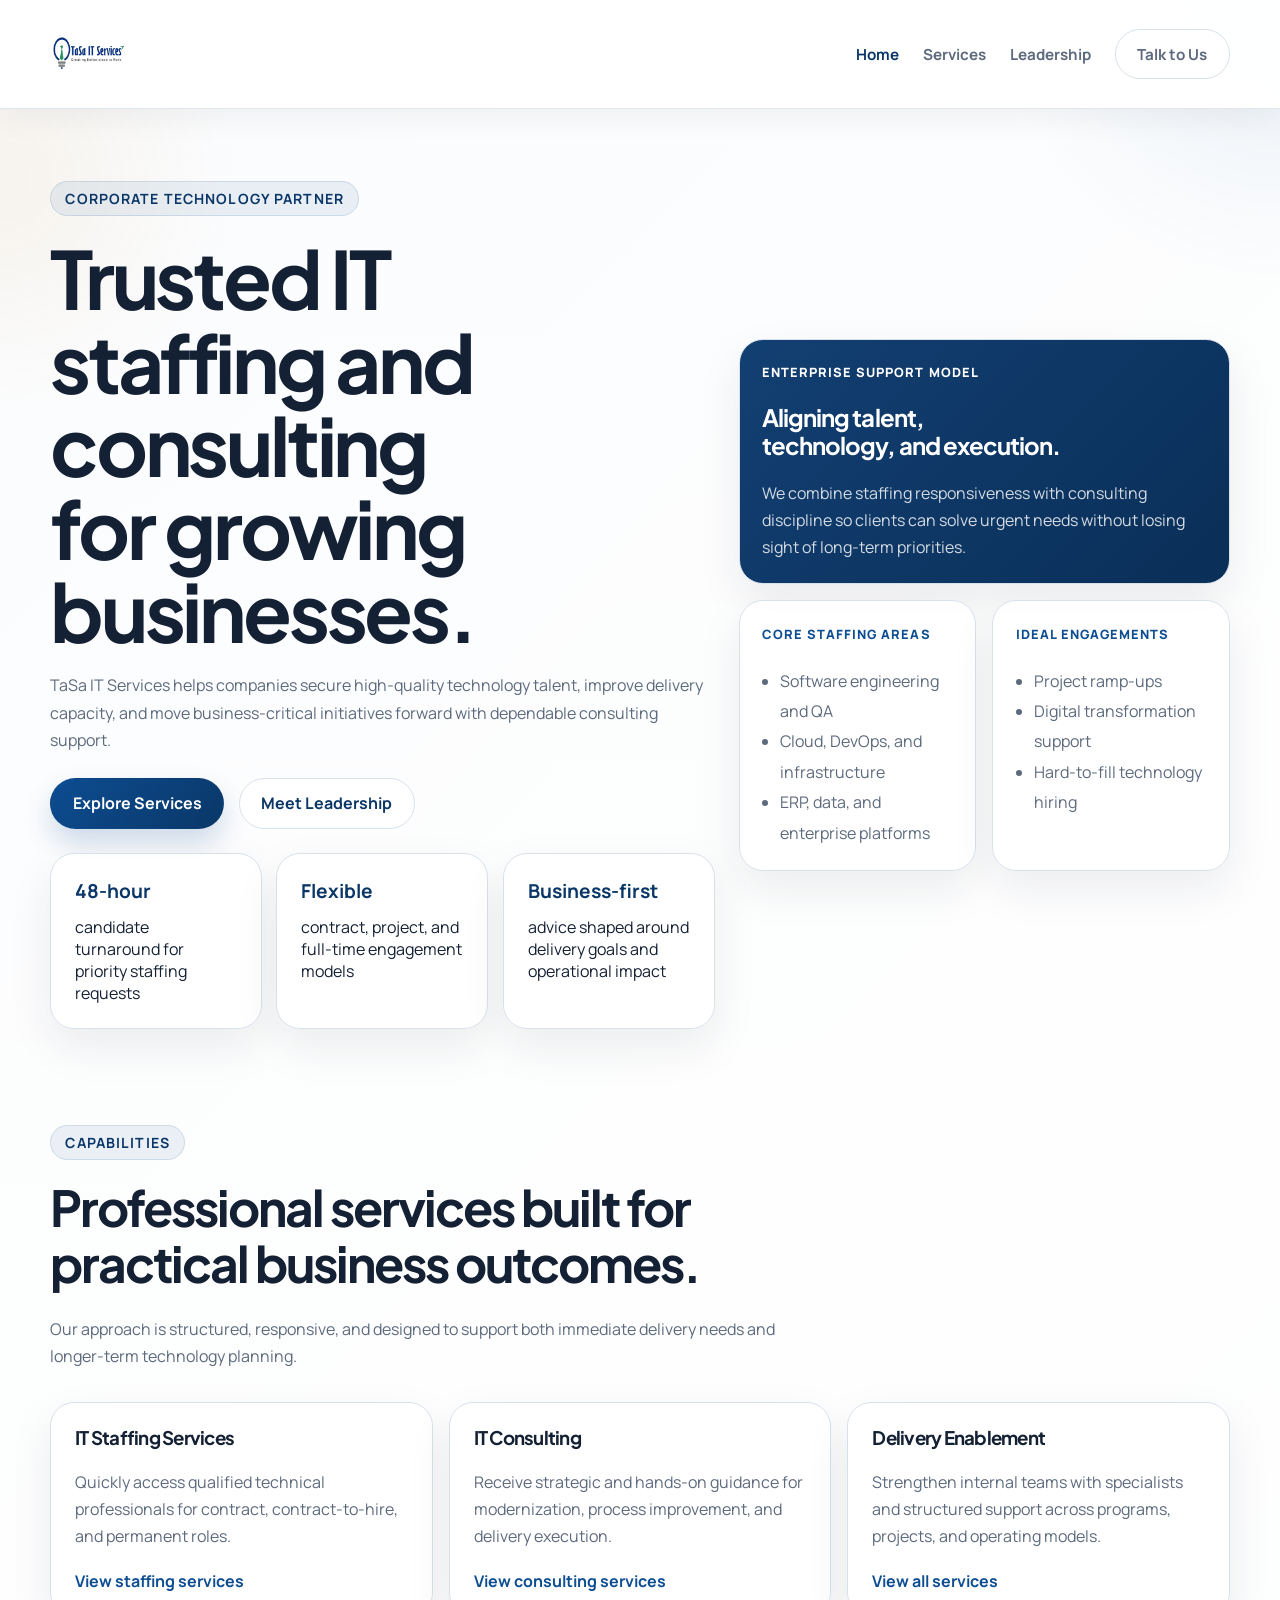
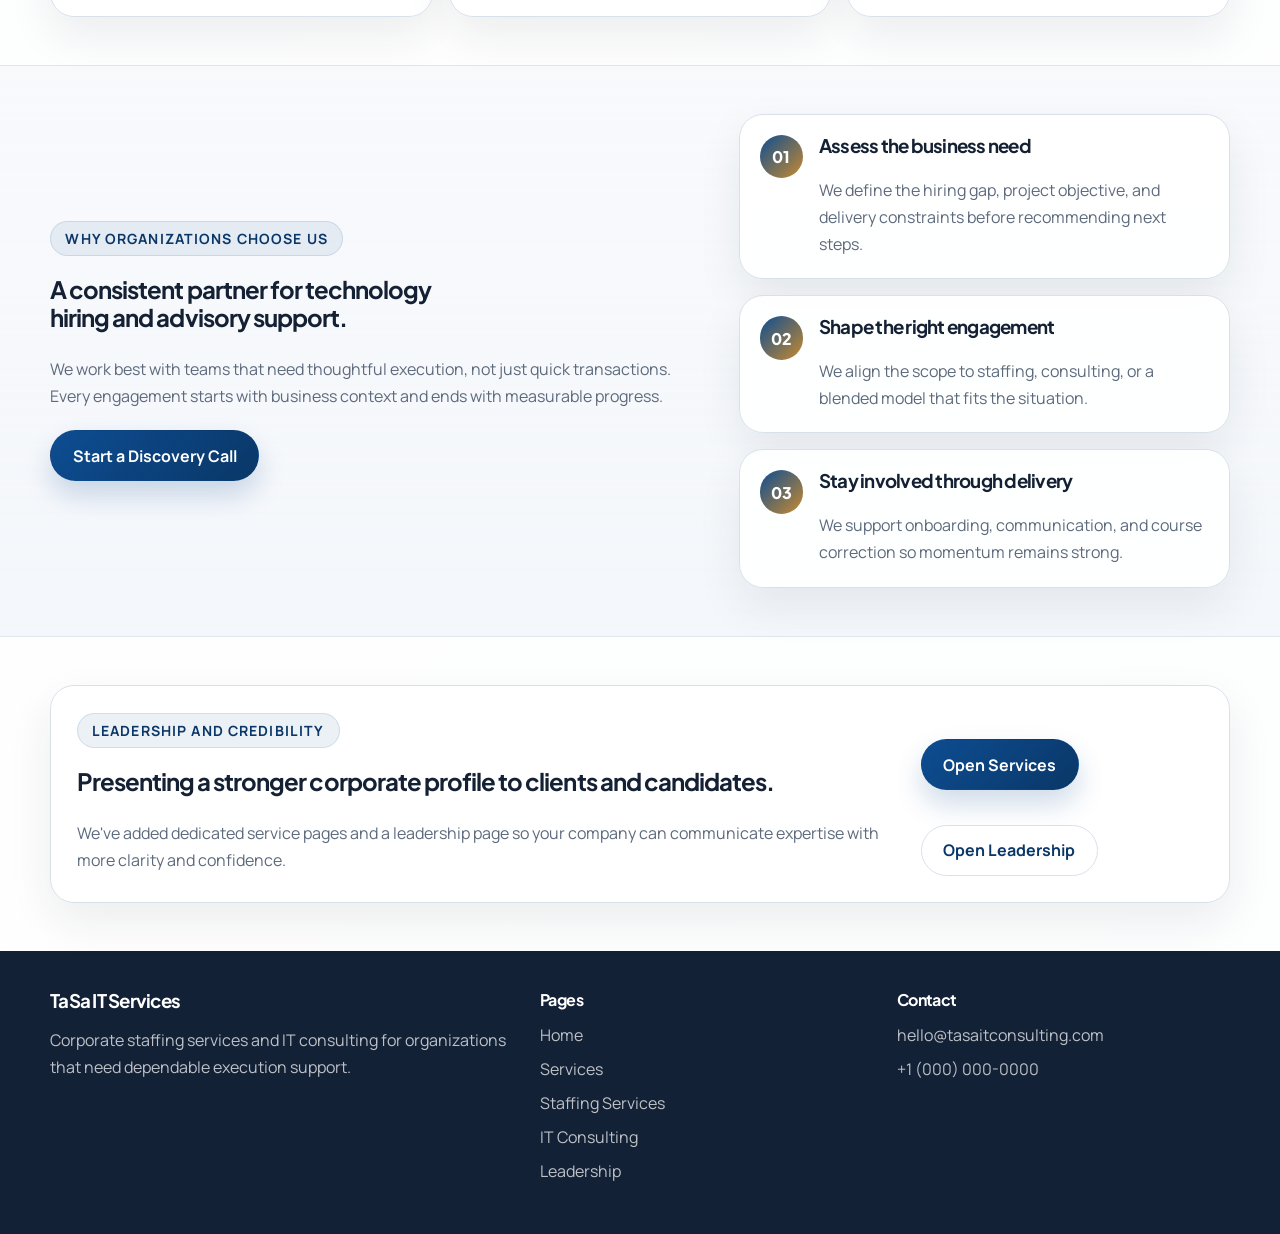
<file: index.html>
<!DOCTYPE html>
<html lang="en">
<head>
    <meta charset="UTF-8">
    <meta name="viewport" content="width=device-width, initial-scale=1.0">
    <title>TaSa IT Services | Corporate IT Staffing and Consulting</title>
    <meta
        name="description"
        content="TaSa IT Services provides corporate IT staffing services, technology consulting, and delivery support for businesses building reliable teams and stronger systems."
    >
    <link rel="apple-touch-icon" sizes="180x180" href="favicon_io/apple-touch-icon.png">
    <link rel="icon" type="image/png" sizes="32x32" href="favicon-32x32.png">
    <link rel="icon" type="image/png" sizes="16x16" href="favicon-16x16.png">
    <link rel="icon" type="image/x-icon" href="favicon.ico">
    <link rel="shortcut icon" href="favicon.ico">
    <link rel="manifest" href="favicon_io/site.webmanifest">
    <link rel="preconnect" href="https://fonts.googleapis.com">
    <link rel="preconnect" href="https://fonts.gstatic.com" crossorigin>
    <link href="https://fonts.googleapis.com/css2?family=Manrope:wght@400;500;600;700;800&family=Plus+Jakarta+Sans:wght@600;700;800&display=swap" rel="stylesheet">
    <link rel="stylesheet" href="style.css">
</head>
<body>
    <header class="site-header">
        <div class="container nav-wrap">
            <a href="index.html" class="brand" aria-label="TaSa IT Services home">
                <img src="logo.png" alt="TaSa IT Services logo" class="brand-logo">
            </a>

            <button class="menu-toggle" type="button" aria-expanded="false" aria-controls="site-nav">
                Menu
            </button>

            <nav class="site-nav" id="site-nav" aria-label="Primary navigation">
                <a href="index.html" class="active">Home</a>
                <a href="services.html">Services</a>
                <a href="leadership.html">Leadership</a>
                <a href="services.html#contact" class="btn btn-outline">Talk to Us</a>
            </nav>
        </div>
    </header>

    <main>
        <section class="hero corporate-hero">
            <div class="container hero-grid">
                <div class="hero-copy reveal">
                    <span class="eyebrow">Corporate technology partner</span>
                    <h1>Trusted IT staffing and consulting for growing businesses.</h1>
                    <p>
                        TaSa IT Services helps companies secure high-quality technology talent, improve delivery capacity, and move business-critical initiatives forward with dependable consulting support.
                    </p>
                    <div class="hero-actions">
                        <a href="services.html" class="btn btn-primary">Explore Services</a>
                        <a href="leadership.html" class="btn btn-outline">Meet Leadership</a>
                    </div>
                    <div class="stats-row">
                        <article class="stat-card">
                            <strong>48-hour</strong>
                            <span>candidate turnaround for priority staffing requests</span>
                        </article>
                        <article class="stat-card">
                            <strong>Flexible</strong>
                            <span>contract, project, and full-time engagement models</span>
                        </article>
                        <article class="stat-card">
                            <strong>Business-first</strong>
                            <span>advice shaped around delivery goals and operational impact</span>
                        </article>
                    </div>
                </div>

                <div class="hero-panel reveal">
                    <div class="info-card accent-card">
                        <p class="label">Enterprise Support Model</p>
                        <h2>Aligning talent, technology, and execution.</h2>
                        <p>
                            We combine staffing responsiveness with consulting discipline so clients can solve urgent needs without losing sight of long-term priorities.
                        </p>
                    </div>

                    <div class="info-grid">
                        <article class="info-card">
                            <p class="label">Core Staffing Areas</p>
                            <ul class="clean-list">
                                <li>Software engineering and QA</li>
                                <li>Cloud, DevOps, and infrastructure</li>
                                <li>ERP, data, and enterprise platforms</li>
                            </ul>
                        </article>
                        <article class="info-card">
                            <p class="label">Ideal Engagements</p>
                            <ul class="clean-list">
                                <li>Project ramp-ups</li>
                                <li>Digital transformation support</li>
                                <li>Hard-to-fill technology hiring</li>
                            </ul>
                        </article>
                    </div>
                </div>
            </div>
        </section>

        <section class="section">
            <div class="container">
                <div class="section-heading reveal">
                    <span class="eyebrow">Capabilities</span>
                    <h2>Professional services built for practical business outcomes.</h2>
                    <p>
                        Our approach is structured, responsive, and designed to support both immediate delivery needs and longer-term technology planning.
                    </p>
                </div>

                <div class="card-grid three-col">
                    <article class="feature-card reveal">
                        <h3>IT Staffing Services</h3>
                        <p>
                            Quickly access qualified technical professionals for contract, contract-to-hire, and permanent roles.
                        </p>
                        <a href="staffing-services.html" class="text-link">View staffing services</a>
                    </article>
                    <article class="feature-card reveal">
                        <h3>IT Consulting</h3>
                        <p>
                            Receive strategic and hands-on guidance for modernization, process improvement, and delivery execution.
                        </p>
                        <a href="it-consulting.html" class="text-link">View consulting services</a>
                    </article>
                    <article class="feature-card reveal">
                        <h3>Delivery Enablement</h3>
                        <p>
                            Strengthen internal teams with specialists and structured support across programs, projects, and operating models.
                        </p>
                        <a href="services.html" class="text-link">View all services</a>
                    </article>
                </div>
            </div>
        </section>

        <section class="section section-soft">
            <div class="container split-layout">
                <div class="split-copy reveal">
                    <span class="eyebrow">Why organizations choose us</span>
                    <h2>A consistent partner for technology hiring and advisory support.</h2>
                    <p>
                        We work best with teams that need thoughtful execution, not just quick transactions. Every engagement starts with business context and ends with measurable progress.
                    </p>
                    <a href="services.html#contact" class="btn btn-primary">Start a Discovery Call</a>
                </div>

                <div class="timeline reveal">
                    <article class="timeline-item">
                        <span>01</span>
                        <div>
                            <h3>Assess the business need</h3>
                            <p>We define the hiring gap, project objective, and delivery constraints before recommending next steps.</p>
                        </div>
                    </article>
                    <article class="timeline-item">
                        <span>02</span>
                        <div>
                            <h3>Shape the right engagement</h3>
                            <p>We align the scope to staffing, consulting, or a blended model that fits the situation.</p>
                        </div>
                    </article>
                    <article class="timeline-item">
                        <span>03</span>
                        <div>
                            <h3>Stay involved through delivery</h3>
                            <p>We support onboarding, communication, and course correction so momentum remains strong.</p>
                        </div>
                    </article>
                </div>
            </div>
        </section>

        <section class="section">
            <div class="container cta-banner reveal">
                <div>
                    <span class="eyebrow">Leadership and credibility</span>
                    <h2>Presenting a stronger corporate profile to clients and candidates.</h2>
                    <p>
                        We've added dedicated service pages and a leadership page so your company can communicate expertise with more clarity and confidence.
                    </p>
                </div>
                <div class="cta-actions">
                    <a href="services.html" class="btn btn-primary">Open Services</a>
                    <a href="leadership.html" class="btn btn-outline">Open Leadership</a>
                </div>
            </div>
        </section>
    </main>

    <footer class="site-footer">
        <div class="container footer-grid">
            <div>
                <h3>TaSa IT Services</h3>
                <p>Corporate staffing services and IT consulting for organizations that need dependable execution support.</p>
            </div>
            <div>
                <h4>Pages</h4>
                <a href="index.html">Home</a>
                <a href="services.html">Services</a>
                <a href="staffing-services.html">Staffing Services</a>
                <a href="it-consulting.html">IT Consulting</a>
                <a href="leadership.html">Leadership</a>
            </div>
            <div>
                <h4>Contact</h4>
                <a href="mailto:hello@tasaitconsulting.com">hello@tasaitconsulting.com</a>
                <a href="tel:+10000000000">+1 (000) 000-0000</a>
            </div>
        </div>
    </footer>

    <button class="back-to-top" type="button" aria-label="Back to top">↑</button>

    <script src="script.js"></script>
</body>
</html>
</file>
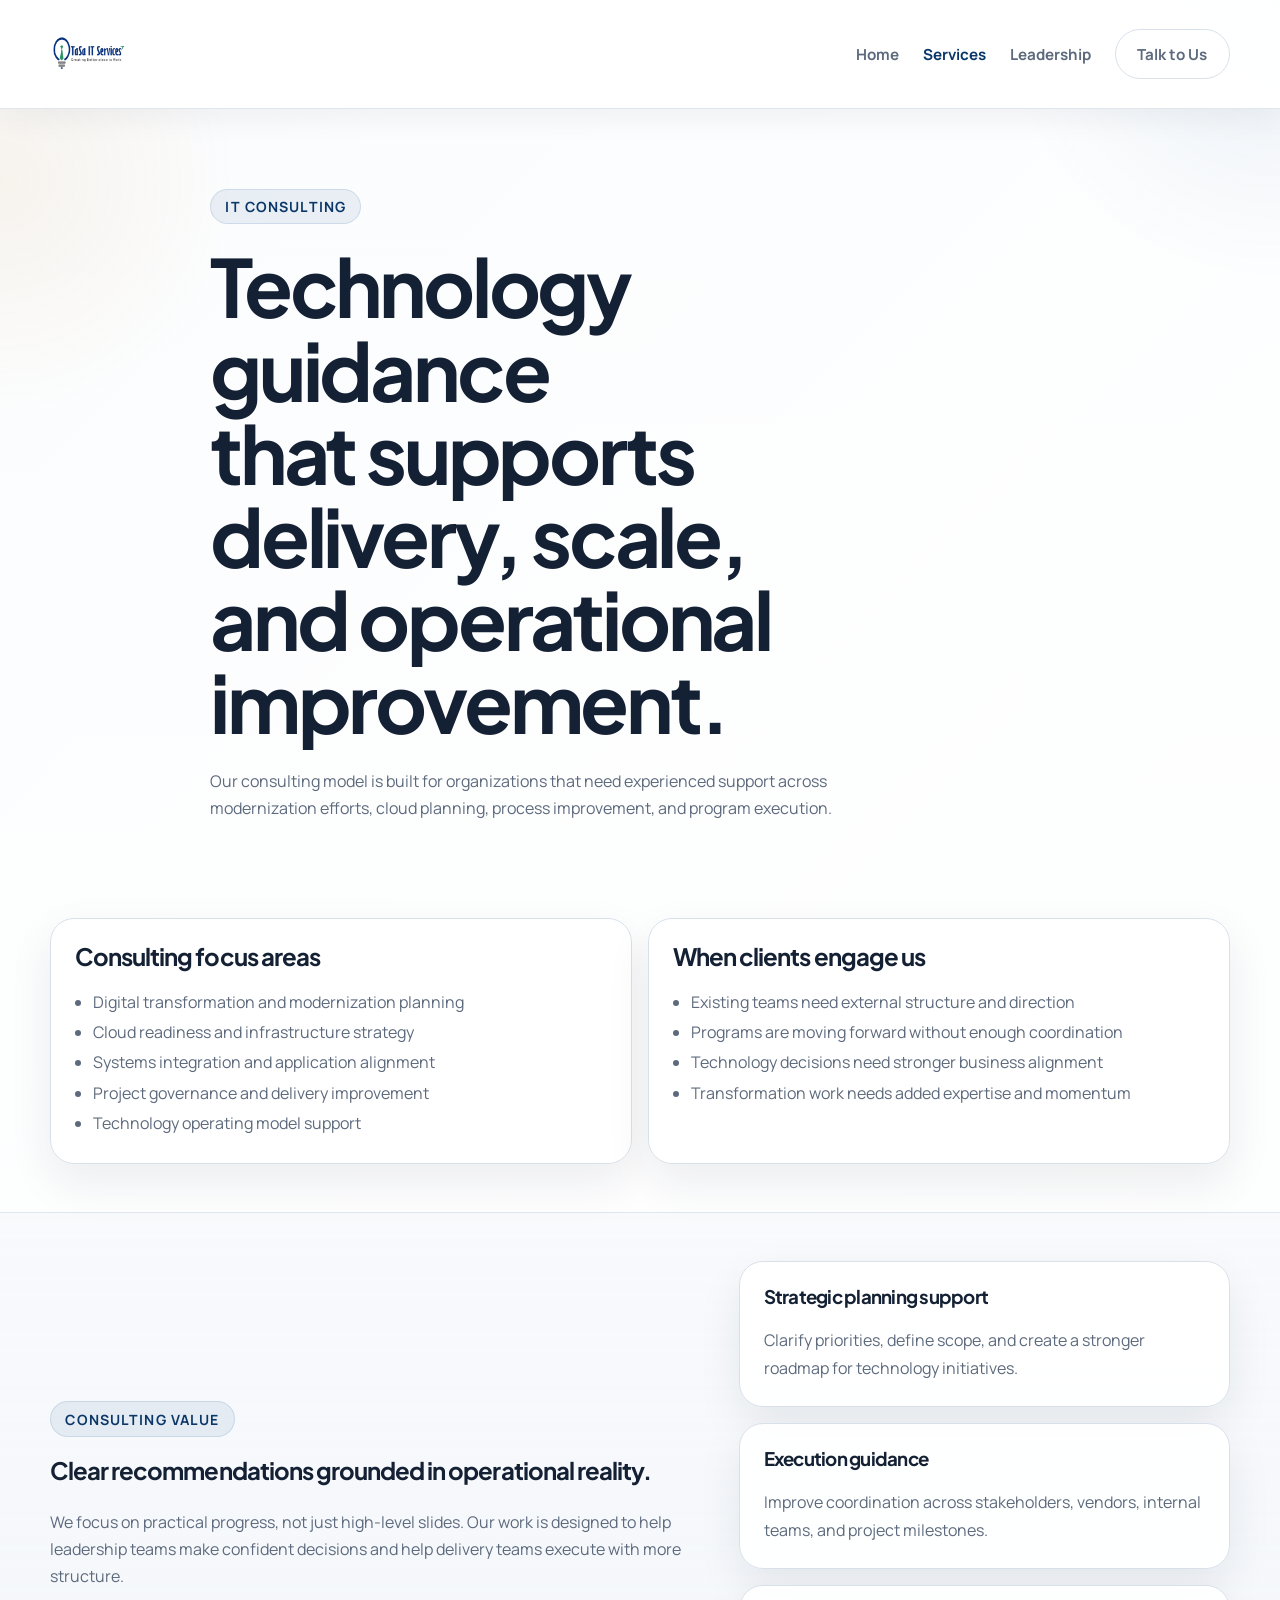
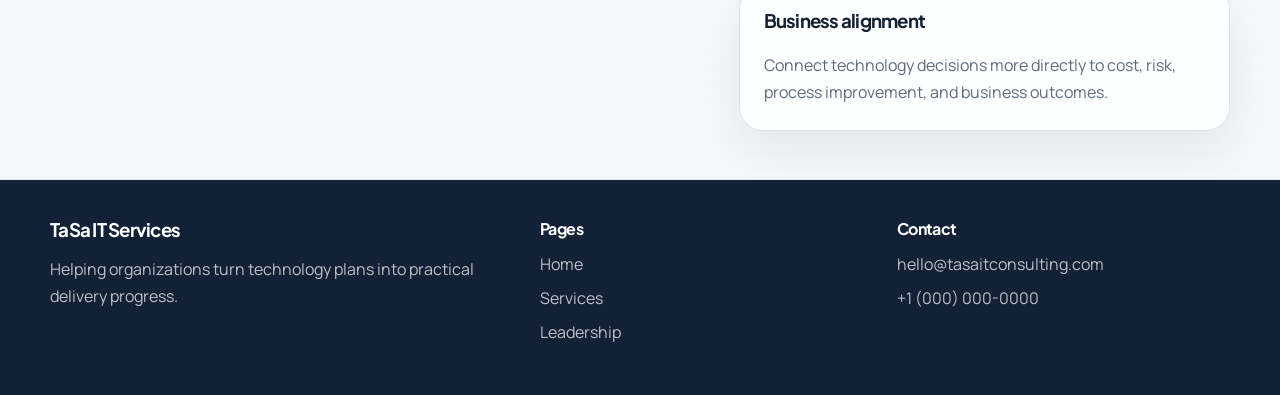
<file: it-consulting.html>
<!DOCTYPE html>
<html lang="en">
<head>
    <meta charset="UTF-8">
    <meta name="viewport" content="width=device-width, initial-scale=1.0">
    <title>IT Consulting | TaSa IT Services</title>
    <meta
        name="description"
        content="TaSa IT Services offers IT consulting services for modernization, cloud, systems integration, and delivery improvement."
    >
    <link rel="apple-touch-icon" sizes="180x180" href="favicon_io/apple-touch-icon.png">
    <link rel="icon" type="image/png" sizes="32x32" href="favicon-32x32.png">
    <link rel="icon" type="image/png" sizes="16x16" href="favicon-16x16.png">
    <link rel="icon" type="image/x-icon" href="favicon.ico">
    <link rel="shortcut icon" href="favicon.ico">
    <link rel="manifest" href="favicon_io/site.webmanifest">
    <link rel="preconnect" href="https://fonts.googleapis.com">
    <link rel="preconnect" href="https://fonts.gstatic.com" crossorigin>
    <link href="https://fonts.googleapis.com/css2?family=Manrope:wght@400;500;600;700;800&family=Plus+Jakarta+Sans:wght@600;700;800&display=swap" rel="stylesheet">
    <link rel="stylesheet" href="style.css">
</head>
<body>
    <header class="site-header">
        <div class="container nav-wrap">
            <a href="index.html" class="brand" aria-label="TaSa IT Services home">
                <img src="logo.png" alt="TaSa IT Services logo" class="brand-logo">
            </a>
            <button class="menu-toggle" type="button" aria-expanded="false" aria-controls="site-nav">Menu</button>
            <nav class="site-nav" id="site-nav" aria-label="Primary navigation">
                <a href="index.html">Home</a>
                <a href="services.html" class="active">Services</a>
                <a href="leadership.html">Leadership</a>
                <a href="services.html#contact" class="btn btn-outline">Talk to Us</a>
            </nav>
        </div>
    </header>

    <main>
        <section class="page-hero">
            <div class="container narrow reveal">
                <span class="eyebrow">IT consulting</span>
                <h1>Technology guidance that supports delivery, scale, and operational improvement.</h1>
                <p>
                    Our consulting model is built for organizations that need experienced support across modernization efforts, cloud planning, process improvement, and program execution.
                </p>
            </div>
        </section>

        <section class="section">
            <div class="container card-grid two-col">
                <article class="feature-card reveal">
                    <h2>Consulting focus areas</h2>
                    <ul class="detail-list">
                        <li>Digital transformation and modernization planning</li>
                        <li>Cloud readiness and infrastructure strategy</li>
                        <li>Systems integration and application alignment</li>
                        <li>Project governance and delivery improvement</li>
                        <li>Technology operating model support</li>
                    </ul>
                </article>
                <article class="feature-card reveal">
                    <h2>When clients engage us</h2>
                    <ul class="detail-list">
                        <li>Existing teams need external structure and direction</li>
                        <li>Programs are moving forward without enough coordination</li>
                        <li>Technology decisions need stronger business alignment</li>
                        <li>Transformation work needs added expertise and momentum</li>
                    </ul>
                </article>
            </div>
        </section>

        <section class="section section-soft">
            <div class="container split-layout">
                <div class="split-copy reveal">
                    <span class="eyebrow">Consulting value</span>
                    <h2>Clear recommendations grounded in operational reality.</h2>
                    <p>
                        We focus on practical progress, not just high-level slides. Our work is designed to help leadership teams make confident decisions and help delivery teams execute with more structure.
                    </p>
                </div>

                <div class="card-grid one-col reveal">
                    <article class="feature-card">
                        <h3>Strategic planning support</h3>
                        <p>Clarify priorities, define scope, and create a stronger roadmap for technology initiatives.</p>
                    </article>
                    <article class="feature-card">
                        <h3>Execution guidance</h3>
                        <p>Improve coordination across stakeholders, vendors, internal teams, and project milestones.</p>
                    </article>
                    <article class="feature-card">
                        <h3>Business alignment</h3>
                        <p>Connect technology decisions more directly to cost, risk, process improvement, and business outcomes.</p>
                    </article>
                </div>
            </div>
        </section>
    </main>

    <footer class="site-footer">
        <div class="container footer-grid">
            <div>
                <h3>TaSa IT Services</h3>
                <p>Helping organizations turn technology plans into practical delivery progress.</p>
            </div>
            <div>
                <h4>Pages</h4>
                <a href="index.html">Home</a>
                <a href="services.html">Services</a>
                <a href="leadership.html">Leadership</a>
            </div>
            <div>
                <h4>Contact</h4>
                <a href="mailto:hello@tasaitconsulting.com">hello@tasaitconsulting.com</a>
                <a href="tel:+10000000000">+1 (000) 000-0000</a>
            </div>
        </div>
    </footer>

    <button class="back-to-top" type="button" aria-label="Back to top">↑</button>

    <script src="script.js"></script>
</body>
</html>
</file>
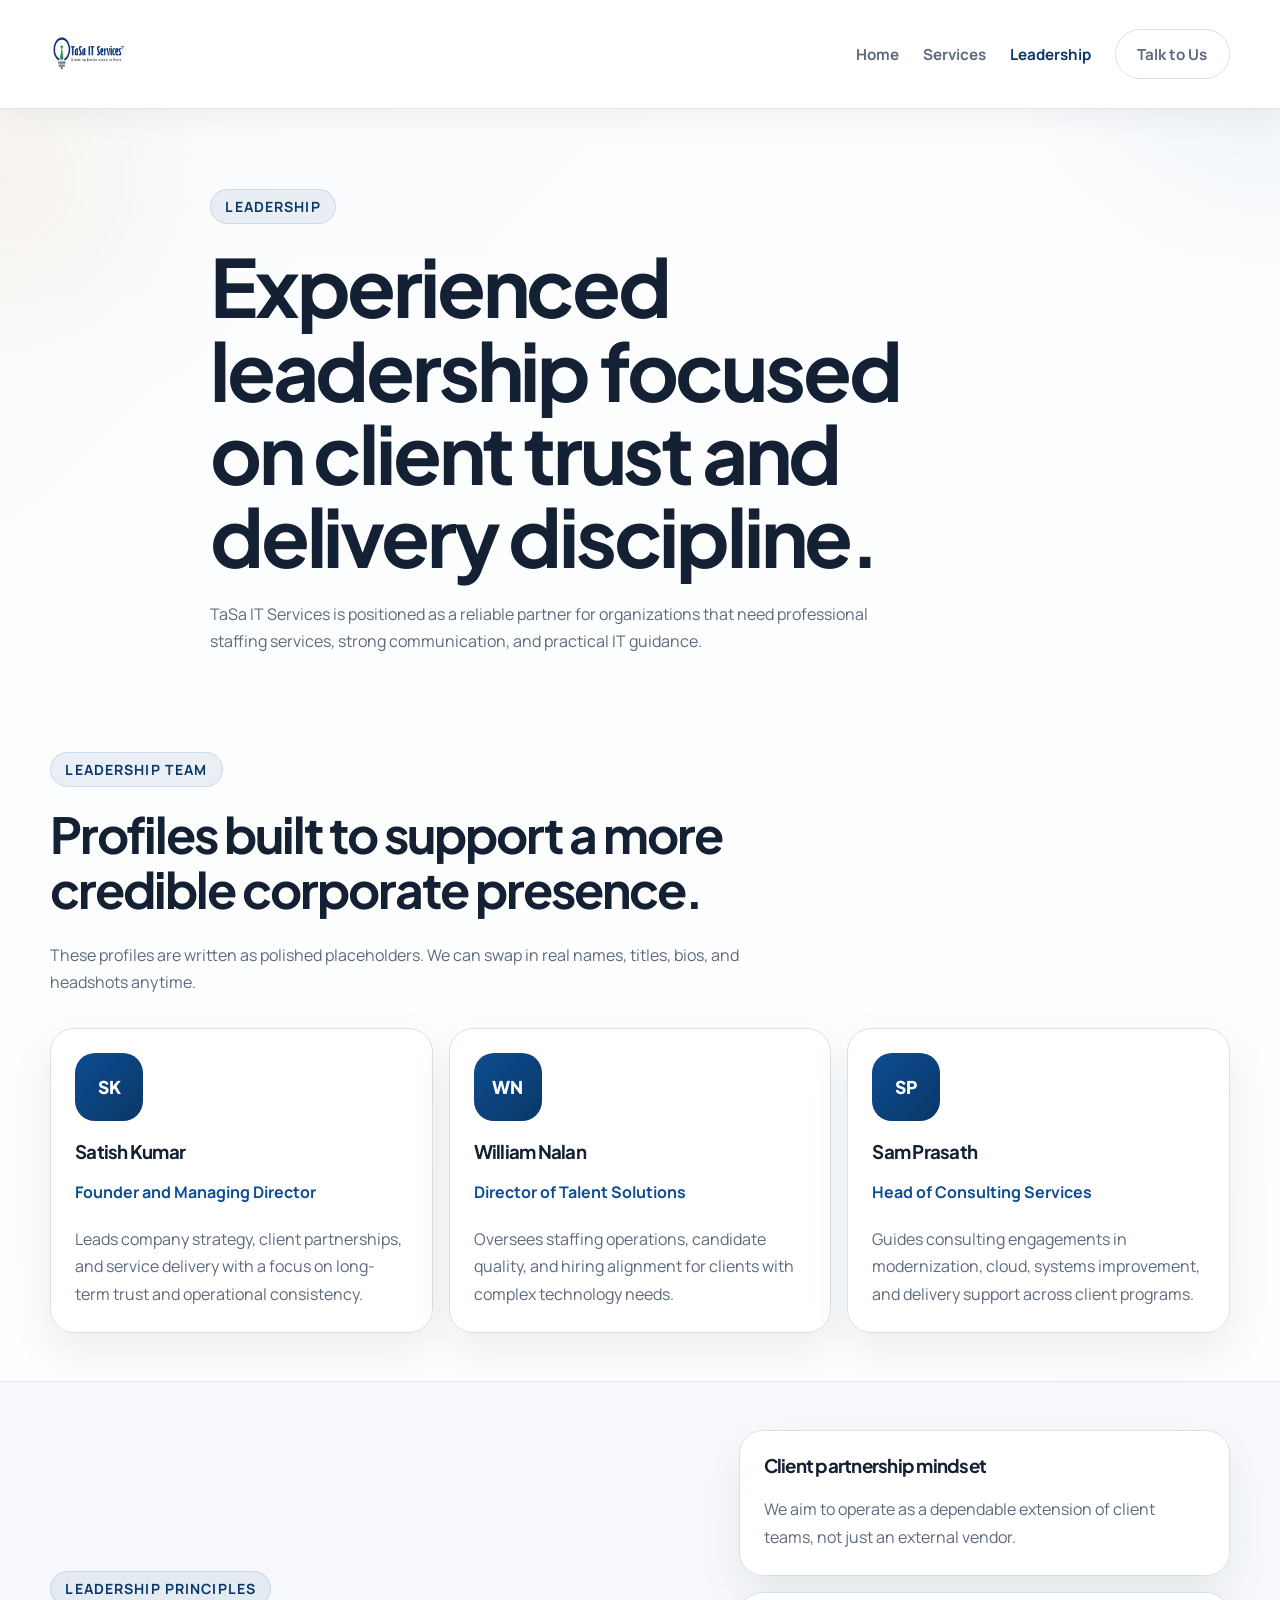
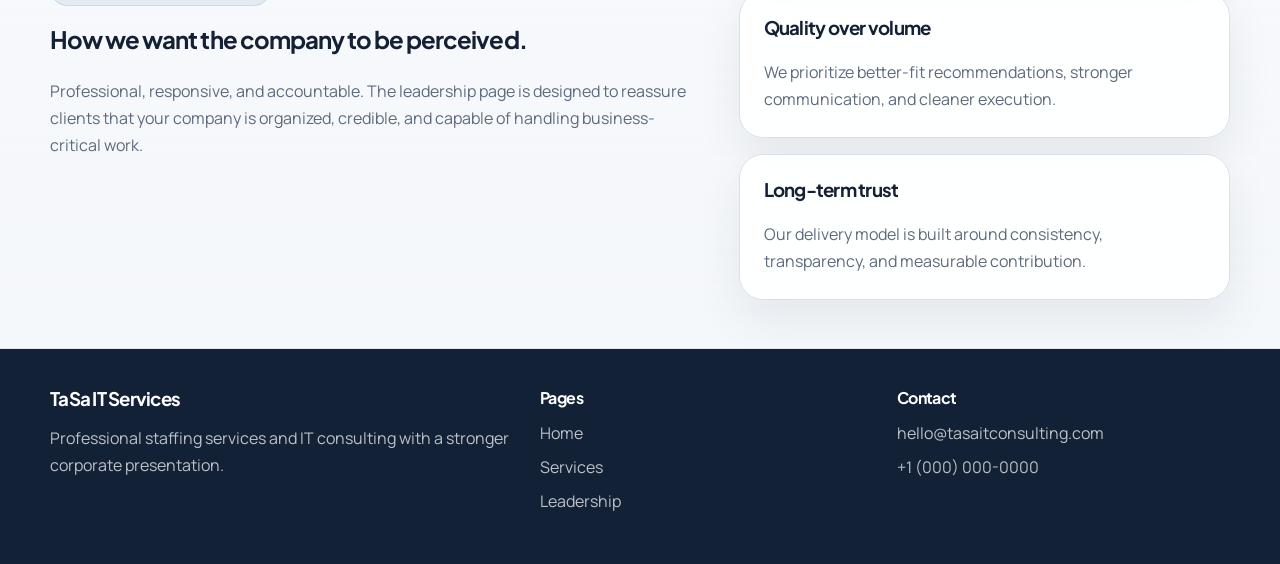
<file: leadership.html>
<!DOCTYPE html>
<html lang="en">
<head>
    <meta charset="UTF-8">
    <meta name="viewport" content="width=device-width, initial-scale=1.0">
    <title>Leadership | TaSa IT Services</title>
    <meta
        name="description"
        content="Meet the leadership team at TaSa IT Services and learn how the company supports clients with staffing and IT consulting."
    >
    <link rel="apple-touch-icon" sizes="180x180" href="favicon_io/apple-touch-icon.png">
    <link rel="icon" type="image/png" sizes="32x32" href="favicon-32x32.png">
    <link rel="icon" type="image/png" sizes="16x16" href="favicon-16x16.png">
    <link rel="icon" type="image/x-icon" href="favicon.ico">
    <link rel="shortcut icon" href="favicon.ico">
    <link rel="manifest" href="favicon_io/site.webmanifest">
    <link rel="preconnect" href="https://fonts.googleapis.com">
    <link rel="preconnect" href="https://fonts.gstatic.com" crossorigin>
    <link href="https://fonts.googleapis.com/css2?family=Manrope:wght@400;500;600;700;800&family=Plus+Jakarta+Sans:wght@600;700;800&display=swap" rel="stylesheet">
    <link rel="stylesheet" href="style.css">
</head>
<body>
    <header class="site-header">
        <div class="container nav-wrap">
            <a href="index.html" class="brand" aria-label="TaSa IT Services home">
                <img src="logo.png" alt="TaSa IT Services logo" class="brand-logo">
            </a>
            <button class="menu-toggle" type="button" aria-expanded="false" aria-controls="site-nav">Menu</button>
            <nav class="site-nav" id="site-nav" aria-label="Primary navigation">
                <a href="index.html">Home</a>
                <a href="services.html">Services</a>
                <a href="leadership.html" class="active">Leadership</a>
                <a href="services.html#contact" class="btn btn-outline">Talk to Us</a>
            </nav>
        </div>
    </header>

    <main>
        <section class="page-hero">
            <div class="container narrow reveal">
                <span class="eyebrow">Leadership</span>
                <h1>Experienced leadership focused on client trust and delivery discipline.</h1>
                <p>
                    TaSa IT Services is positioned as a reliable partner for organizations that need professional staffing services, strong communication, and practical IT guidance.
                </p>
            </div>
        </section>

        <section class="section">
            <div class="container">
                <div class="section-heading reveal">
                    <span class="eyebrow">Leadership team</span>
                    <h2>Profiles built to support a more credible corporate presence.</h2>
                    <p>
                        These profiles are written as polished placeholders. We can swap in real names, titles, bios, and headshots anytime.
                    </p>
                </div>

                <div class="card-grid three-col">
                    <article class="leader-card reveal">
                        <div class="leader-avatar">SK</div>
                        <h3>Satish Kumar</h3>
                        <p class="leader-title">Founder and Managing Director</p>
                        <p>Leads company strategy, client partnerships, and service delivery with a focus on long-term trust and operational consistency.</p>
                    </article>
                    <article class="leader-card reveal">
                        <div class="leader-avatar">WN</div>
                        <h3>William Nalan</h3>
                        <p class="leader-title">Director of Talent Solutions</p>
                        <p>Oversees staffing operations, candidate quality, and hiring alignment for clients with complex technology needs.</p>
                    </article>
                    <article class="leader-card reveal">
                        <div class="leader-avatar">SP</div>
                        <h3>Sam Prasath</h3>
                        <p class="leader-title">Head of Consulting Services</p>
                        <p>Guides consulting engagements in modernization, cloud, systems improvement, and delivery support across client programs.</p>
                    </article>
                </div>
            </div>
        </section>

        <section class="section section-soft">
            <div class="container split-layout">
                <div class="split-copy reveal">
                    <span class="eyebrow">Leadership principles</span>
                    <h2>How we want the company to be perceived.</h2>
                    <p>
                        Professional, responsive, and accountable. The leadership page is designed to reassure clients that your company is organized, credible, and capable of handling business-critical work.
                    </p>
                </div>
                <div class="card-grid one-col reveal">
                    <article class="feature-card">
                        <h3>Client partnership mindset</h3>
                        <p>We aim to operate as a dependable extension of client teams, not just an external vendor.</p>
                    </article>
                    <article class="feature-card">
                        <h3>Quality over volume</h3>
                        <p>We prioritize better-fit recommendations, stronger communication, and cleaner execution.</p>
                    </article>
                    <article class="feature-card">
                        <h3>Long-term trust</h3>
                        <p>Our delivery model is built around consistency, transparency, and measurable contribution.</p>
                    </article>
                </div>
            </div>
        </section>
    </main>

    <footer class="site-footer">
        <div class="container footer-grid">
            <div>
                <h3>TaSa IT Services</h3>
                <p>Professional staffing services and IT consulting with a stronger corporate presentation.</p>
            </div>
            <div>
                <h4>Pages</h4>
                <a href="index.html">Home</a>
                <a href="services.html">Services</a>
                <a href="leadership.html">Leadership</a>
            </div>
            <div>
                <h4>Contact</h4>
                <a href="mailto:hello@tasaitconsulting.com">hello@tasaitconsulting.com</a>
                <a href="tel:+10000000000">+1 (000) 000-0000</a>
            </div>
        </div>
    </footer>

    <button class="back-to-top" type="button" aria-label="Back to top">↑</button>

    <script src="script.js"></script>
</body>
</html>
</file>
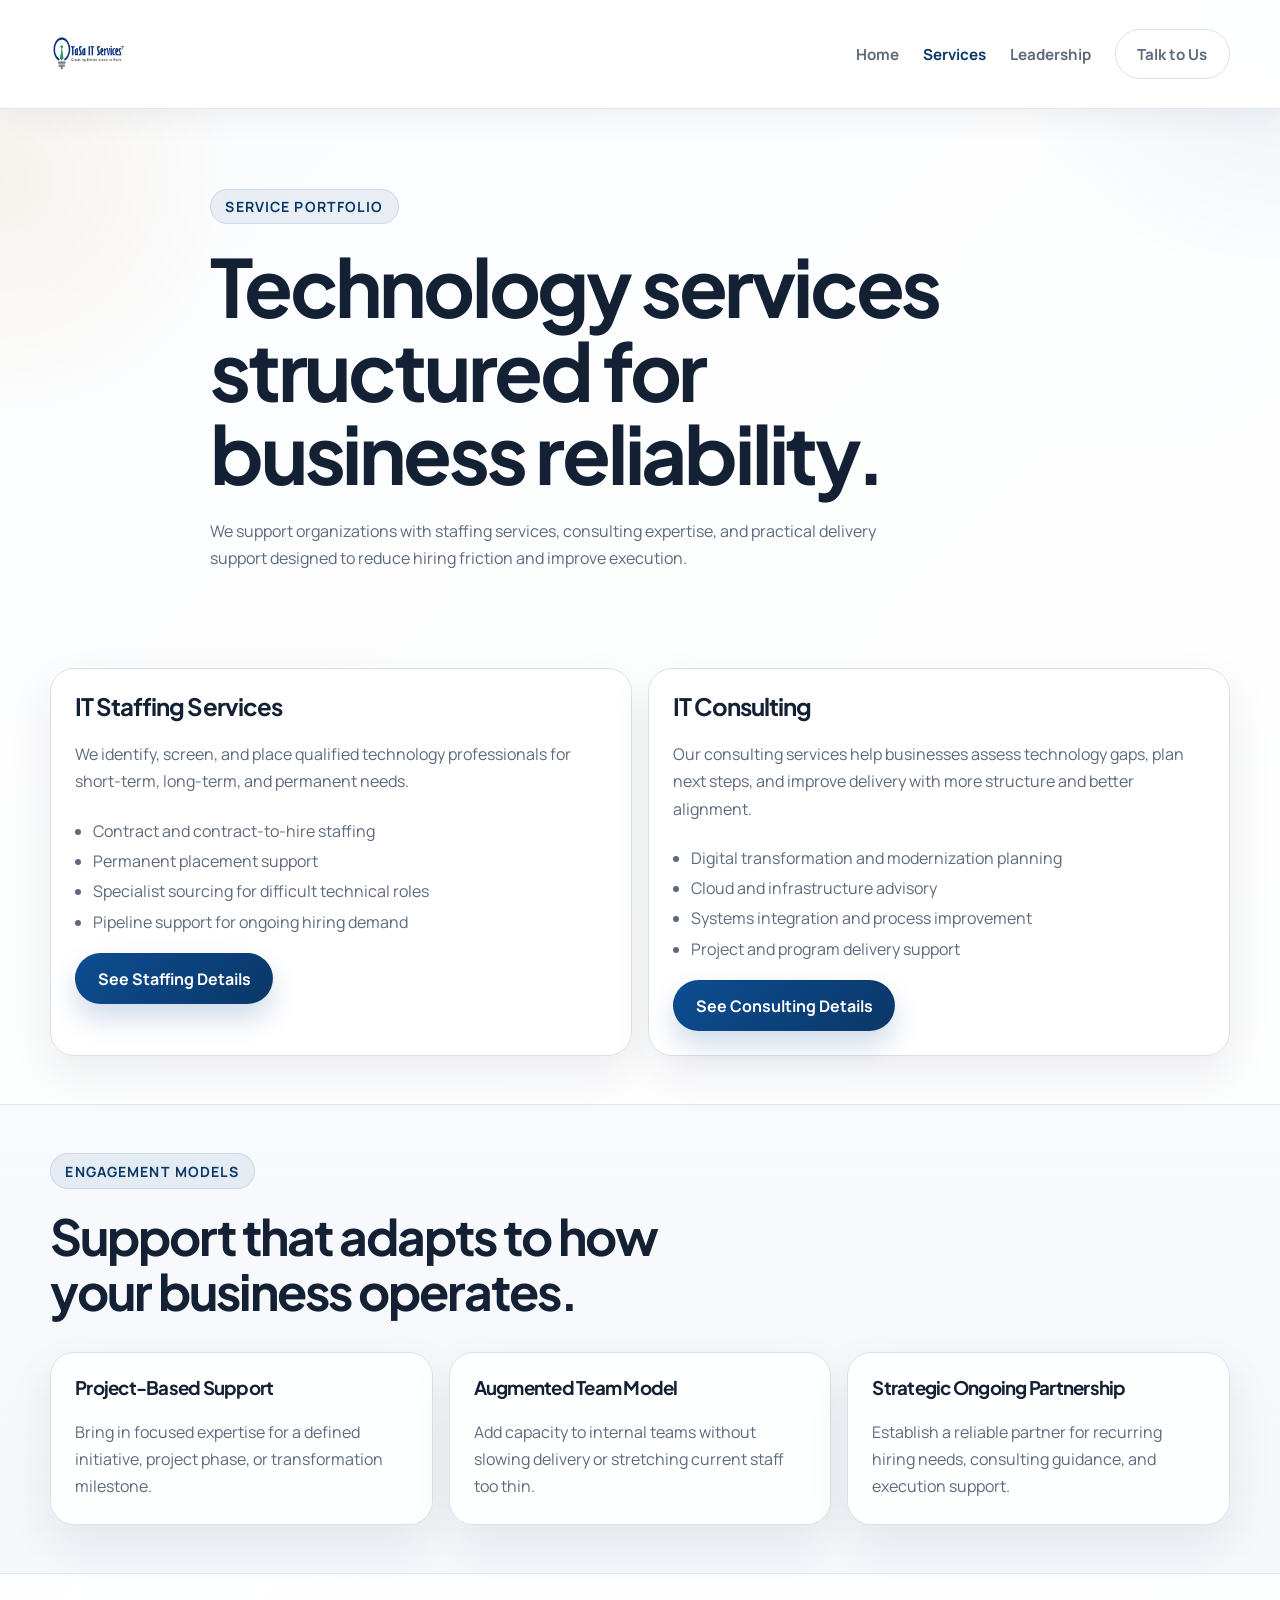
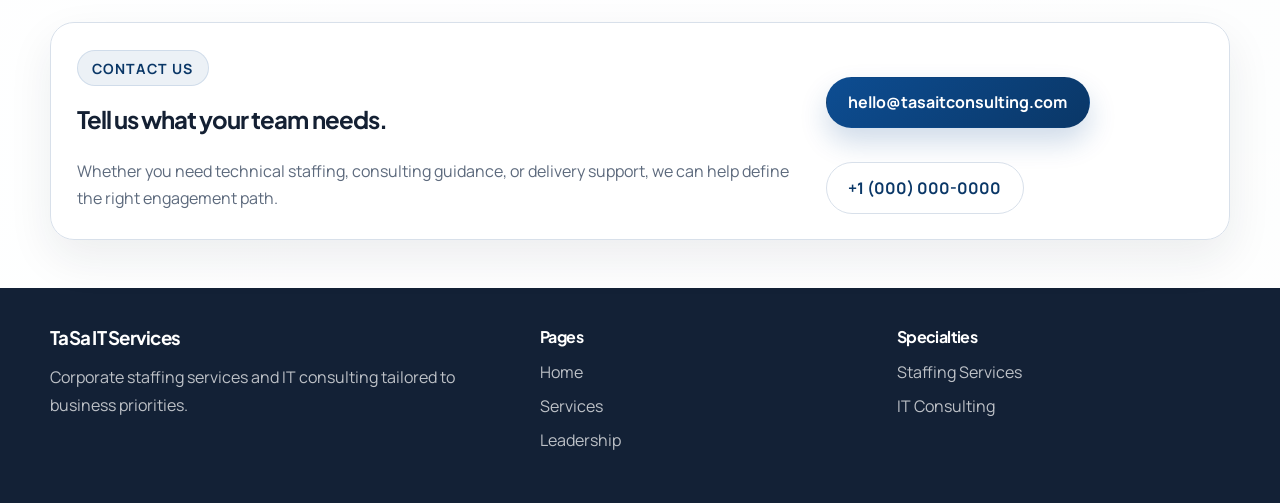
<file: services.html>
<!DOCTYPE html>
<html lang="en">
<head>
    <meta charset="UTF-8">
    <meta name="viewport" content="width=device-width, initial-scale=1.0">
    <title>Services | TaSa IT Services</title>
    <meta
        name="description"
        content="Explore TaSa IT Services offerings including IT staffing, IT consulting, delivery support, and managed talent solutions."
    >
    <link rel="apple-touch-icon" sizes="180x180" href="favicon_io/apple-touch-icon.png">
    <link rel="icon" type="image/png" sizes="32x32" href="favicon-32x32.png">
    <link rel="icon" type="image/png" sizes="16x16" href="favicon-16x16.png">
    <link rel="icon" type="image/x-icon" href="favicon.ico">
    <link rel="shortcut icon" href="favicon.ico">
    <link rel="manifest" href="favicon_io/site.webmanifest">
    <link rel="preconnect" href="https://fonts.googleapis.com">
    <link rel="preconnect" href="https://fonts.gstatic.com" crossorigin>
    <link href="https://fonts.googleapis.com/css2?family=Manrope:wght@400;500;600;700;800&family=Plus+Jakarta+Sans:wght@600;700;800&display=swap" rel="stylesheet">
    <link rel="stylesheet" href="style.css">
</head>
<body>
    <header class="site-header">
        <div class="container nav-wrap">
            <a href="index.html" class="brand" aria-label="TaSa IT Services home">
                <img src="logo.png" alt="TaSa IT Services logo" class="brand-logo">
            </a>
            <button class="menu-toggle" type="button" aria-expanded="false" aria-controls="site-nav">Menu</button>
            <nav class="site-nav" id="site-nav" aria-label="Primary navigation">
                <a href="index.html">Home</a>
                <a href="services.html" class="active">Services</a>
                <a href="leadership.html">Leadership</a>
                <a href="#contact" class="btn btn-outline">Talk to Us</a>
            </nav>
        </div>
    </header>

    <main>
        <section class="page-hero">
            <div class="container narrow reveal">
                <span class="eyebrow">Service portfolio</span>
                <h1>Technology services structured for business reliability.</h1>
                <p>
                    We support organizations with staffing services, consulting expertise, and practical delivery support designed to reduce hiring friction and improve execution.
                </p>
            </div>
        </section>

        <section class="section">
            <div class="container">
                <div class="card-grid two-col">
                    <article class="feature-card reveal">
                        <h2>IT Staffing Services</h2>
                        <p>
                            We identify, screen, and place qualified technology professionals for short-term, long-term, and permanent needs.
                        </p>
                        <ul class="detail-list">
                            <li>Contract and contract-to-hire staffing</li>
                            <li>Permanent placement support</li>
                            <li>Specialist sourcing for difficult technical roles</li>
                            <li>Pipeline support for ongoing hiring demand</li>
                        </ul>
                        <a href="staffing-services.html" class="btn btn-primary">See Staffing Details</a>
                    </article>

                    <article class="feature-card reveal">
                        <h2>IT Consulting</h2>
                        <p>
                            Our consulting services help businesses assess technology gaps, plan next steps, and improve delivery with more structure and better alignment.
                        </p>
                        <ul class="detail-list">
                            <li>Digital transformation and modernization planning</li>
                            <li>Cloud and infrastructure advisory</li>
                            <li>Systems integration and process improvement</li>
                            <li>Project and program delivery support</li>
                        </ul>
                        <a href="it-consulting.html" class="btn btn-primary">See Consulting Details</a>
                    </article>
                </div>
            </div>
        </section>

        <section class="section section-soft">
            <div class="container">
                <div class="section-heading reveal">
                    <span class="eyebrow">Engagement models</span>
                    <h2>Support that adapts to how your business operates.</h2>
                </div>

                <div class="card-grid three-col">
                    <article class="feature-card reveal">
                        <h3>Project-Based Support</h3>
                        <p>Bring in focused expertise for a defined initiative, project phase, or transformation milestone.</p>
                    </article>
                    <article class="feature-card reveal">
                        <h3>Augmented Team Model</h3>
                        <p>Add capacity to internal teams without slowing delivery or stretching current staff too thin.</p>
                    </article>
                    <article class="feature-card reveal">
                        <h3>Strategic Ongoing Partnership</h3>
                        <p>Establish a reliable partner for recurring hiring needs, consulting guidance, and execution support.</p>
                    </article>
                </div>
            </div>
        </section>

        <section class="section" id="contact">
            <div class="container contact-card reveal">
                <div>
                    <span class="eyebrow">Contact us</span>
                    <h2>Tell us what your team needs.</h2>
                    <p>
                        Whether you need technical staffing, consulting guidance, or delivery support, we can help define the right engagement path.
                    </p>
                </div>
                <div class="contact-links">
                    <a href="mailto:hello@tasaitconsulting.com" class="btn btn-primary">hello@tasaitconsulting.com</a>
                    <a href="tel:+10000000000" class="btn btn-outline">+1 (000) 000-0000</a>
                </div>
            </div>
        </section>
    </main>

    <footer class="site-footer">
        <div class="container footer-grid">
            <div>
                <h3>TaSa IT Services</h3>
                <p>Corporate staffing services and IT consulting tailored to business priorities.</p>
            </div>
            <div>
                <h4>Pages</h4>
                <a href="index.html">Home</a>
                <a href="services.html">Services</a>
                <a href="leadership.html">Leadership</a>
            </div>
            <div>
                <h4>Specialties</h4>
                <a href="staffing-services.html">Staffing Services</a>
                <a href="it-consulting.html">IT Consulting</a>
            </div>
        </div>
    </footer>

    <button class="back-to-top" type="button" aria-label="Back to top">↑</button>

    <script src="script.js"></script>
</body>
</html>
</file>
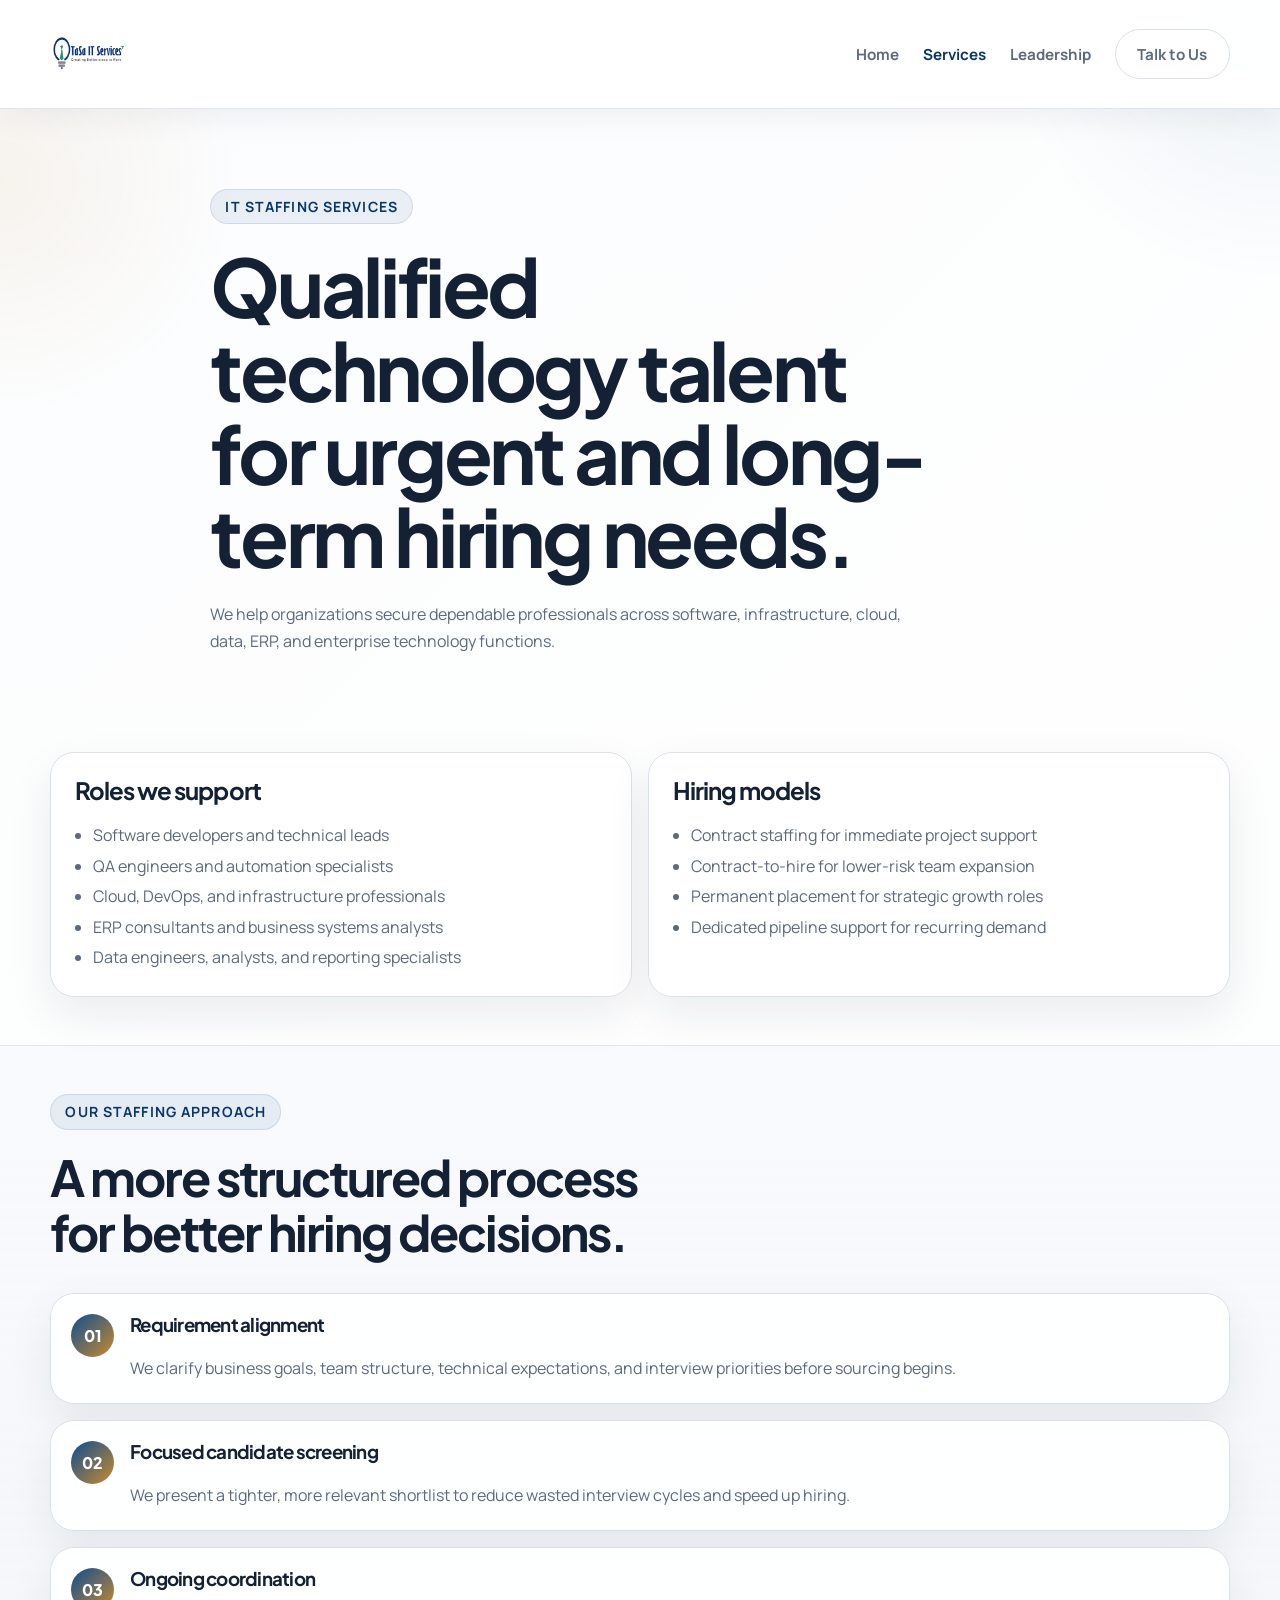
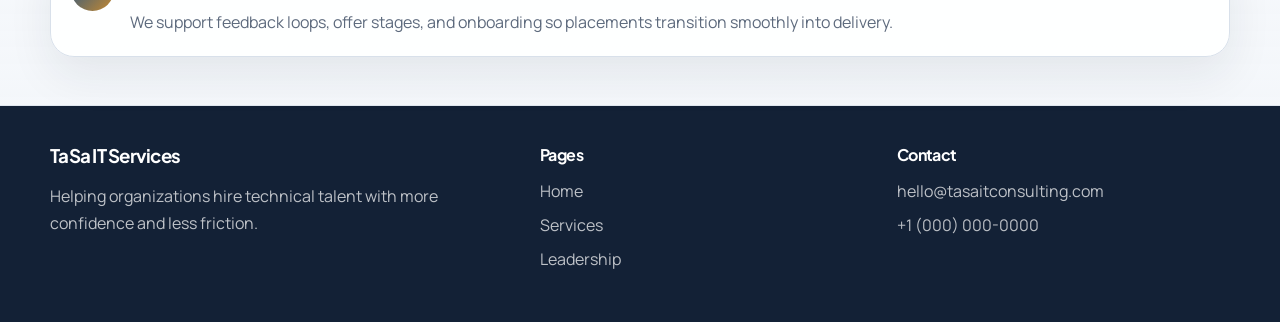
<file: staffing-services.html>
<!DOCTYPE html>
<html lang="en">
<head>
    <meta charset="UTF-8">
    <meta name="viewport" content="width=device-width, initial-scale=1.0">
    <title>IT Staffing Services | TaSa IT Services</title>
    <meta
        name="description"
        content="TaSa IT Services provides IT staffing services for contract, contract-to-hire, and permanent technology roles."
    >
    <link rel="apple-touch-icon" sizes="180x180" href="favicon_io/apple-touch-icon.png">
    <link rel="icon" type="image/png" sizes="32x32" href="favicon-32x32.png">
    <link rel="icon" type="image/png" sizes="16x16" href="favicon-16x16.png">
    <link rel="icon" type="image/x-icon" href="favicon.ico">
    <link rel="shortcut icon" href="favicon.ico">
    <link rel="manifest" href="favicon_io/site.webmanifest">
    <link rel="preconnect" href="https://fonts.googleapis.com">
    <link rel="preconnect" href="https://fonts.gstatic.com" crossorigin>
    <link href="https://fonts.googleapis.com/css2?family=Manrope:wght@400;500;600;700;800&family=Plus+Jakarta+Sans:wght@600;700;800&display=swap" rel="stylesheet">
    <link rel="stylesheet" href="style.css">
</head>
<body>
    <header class="site-header">
        <div class="container nav-wrap">
            <a href="index.html" class="brand" aria-label="TaSa IT Services home">
                <img src="logo.png" alt="TaSa IT Services logo" class="brand-logo">
            </a>
            <button class="menu-toggle" type="button" aria-expanded="false" aria-controls="site-nav">Menu</button>
            <nav class="site-nav" id="site-nav" aria-label="Primary navigation">
                <a href="index.html">Home</a>
                <a href="services.html" class="active">Services</a>
                <a href="leadership.html">Leadership</a>
                <a href="services.html#contact" class="btn btn-outline">Talk to Us</a>
            </nav>
        </div>
    </header>

    <main>
        <section class="page-hero">
            <div class="container narrow reveal">
                <span class="eyebrow">IT staffing services</span>
                <h1>Qualified technology talent for urgent and long-term hiring needs.</h1>
                <p>
                    We help organizations secure dependable professionals across software, infrastructure, cloud, data, ERP, and enterprise technology functions.
                </p>
            </div>
        </section>

        <section class="section">
            <div class="container card-grid two-col">
                <article class="feature-card reveal">
                    <h2>Roles we support</h2>
                    <ul class="detail-list">
                        <li>Software developers and technical leads</li>
                        <li>QA engineers and automation specialists</li>
                        <li>Cloud, DevOps, and infrastructure professionals</li>
                        <li>ERP consultants and business systems analysts</li>
                        <li>Data engineers, analysts, and reporting specialists</li>
                    </ul>
                </article>
                <article class="feature-card reveal">
                    <h2>Hiring models</h2>
                    <ul class="detail-list">
                        <li>Contract staffing for immediate project support</li>
                        <li>Contract-to-hire for lower-risk team expansion</li>
                        <li>Permanent placement for strategic growth roles</li>
                        <li>Dedicated pipeline support for recurring demand</li>
                    </ul>
                </article>
            </div>
        </section>

        <section class="section section-soft">
            <div class="container">
                <div class="section-heading reveal">
                    <span class="eyebrow">Our staffing approach</span>
                    <h2>A more structured process for better hiring decisions.</h2>
                </div>

                <div class="timeline reveal">
                    <article class="timeline-item">
                        <span>01</span>
                        <div>
                            <h3>Requirement alignment</h3>
                            <p>We clarify business goals, team structure, technical expectations, and interview priorities before sourcing begins.</p>
                        </div>
                    </article>
                    <article class="timeline-item">
                        <span>02</span>
                        <div>
                            <h3>Focused candidate screening</h3>
                            <p>We present a tighter, more relevant shortlist to reduce wasted interview cycles and speed up hiring.</p>
                        </div>
                    </article>
                    <article class="timeline-item">
                        <span>03</span>
                        <div>
                            <h3>Ongoing coordination</h3>
                            <p>We support feedback loops, offer stages, and onboarding so placements transition smoothly into delivery.</p>
                        </div>
                    </article>
                </div>
            </div>
        </section>
    </main>

    <footer class="site-footer">
        <div class="container footer-grid">
            <div>
                <h3>TaSa IT Services</h3>
                <p>Helping organizations hire technical talent with more confidence and less friction.</p>
            </div>
            <div>
                <h4>Pages</h4>
                <a href="index.html">Home</a>
                <a href="services.html">Services</a>
                <a href="leadership.html">Leadership</a>
            </div>
            <div>
                <h4>Contact</h4>
                <a href="mailto:hello@tasaitconsulting.com">hello@tasaitconsulting.com</a>
                <a href="tel:+10000000000">+1 (000) 000-0000</a>
            </div>
        </div>
    </footer>

    <button class="back-to-top" type="button" aria-label="Back to top">↑</button>

    <script src="script.js"></script>
</body>
</html>
</file>
<file: style.css>
:root {
    --bg: #eff3f8;
    --surface: #ffffff;
    --surface-soft: #f7f9fc;
    --line: #d8e0ea;
    --text: #142033;
    --muted: #5d6a7d;
    --brand: #0d4d92;
    --brand-deep: #0a3767;
    --accent: #c88a2f;
    --shadow: 0 18px 45px rgba(20, 32, 51, 0.08);
    --max: 1180px;
    --radius: 24px;
    --space-1: 0.5rem;
    --space-2: 0.75rem;
    --space-3: 1rem;
    --space-4: 1.25rem;
    --space-5: 1.5rem;
    --space-6: 2rem;
}

* {
    box-sizing: border-box;
}

html {
    scroll-behavior: smooth;
}

body {
    margin: 0;
    font-family: "Manrope", sans-serif;
    color: var(--text);
    background:
        linear-gradient(180deg, rgba(255, 255, 255, 0.75), rgba(255, 255, 255, 0.92)),
        linear-gradient(135deg, #edf2f8 0%, #f9fbfd 52%, #eef3f8 100%);
}

body::before {
    content: "";
    position: fixed;
    inset: 0;
    background:
        radial-gradient(circle at top right, rgba(13, 77, 146, 0.08), transparent 18%),
        radial-gradient(circle at left 20%, rgba(200, 138, 47, 0.08), transparent 16%);
    pointer-events: none;
    z-index: -1;
}

a {
    color: inherit;
    text-decoration: none;
}

p {
    margin: 0;
    line-height: 1.7;
    color: var(--muted);
}

h1,
h2,
h3,
h4 {
    margin: 0;
    line-height: 1.08;
    letter-spacing: -0.04em;
    font-family: "Plus Jakarta Sans", sans-serif;
    color: var(--text);
}

.container {
    width: min(calc(100% - 2rem), var(--max));
    margin: 0 auto;
}

.site-header {
    position: sticky;
    top: 0;
    z-index: 20;
    background: rgba(255, 255, 255, 0.94);
    backdrop-filter: blur(16px);
    border-bottom: 1px solid rgba(216, 224, 234, 0.8);
    box-shadow: 0 10px 28px rgba(20, 32, 51, 0.05);
}

.nav-wrap {
    display: flex;
    align-items: center;
    justify-content: space-between;
    gap: 1.5rem;
    min-height: 108px;
    padding: 1rem 0;
    position: relative;
}

.brand {
    display: flex;
    align-items: center;
    gap: 0.9rem;
}

.brand-logo {
    width: 75px;
    max-width: 100%;
    height: 75px;
    display: block;
}

.brand strong {
    display: block;
    font-size: 1rem;
}

.brand small {
    display: block;
    color: var(--muted);
    font-size: 0.78rem;
}

.site-nav {
    display: flex;
    align-items: center;
    gap: 1.5rem;
    font-size: 0.95rem;
    font-weight: 700;
}

.site-nav a {
    color: var(--muted);
}

.site-nav a:hover,
.site-nav a.active {
    color: var(--brand-deep);
}

.menu-toggle {
    display: none;
    border: 1px solid var(--line);
    background: var(--surface);
    color: var(--text);
    border-radius: 999px;
    padding: 0.85rem 1.1rem;
    font-weight: 700;
}

.btn {
    display: inline-flex;
    align-items: center;
    justify-content: center;
    min-height: 3rem;
    padding: 0.85rem 1.35rem;
    border-radius: 999px;
    border: 1px solid transparent;
    font-weight: 700;
    transition: transform 180ms ease, box-shadow 180ms ease, background 180ms ease;
}

.btn:hover {
    transform: translateY(-1px);
}

.btn-primary {
    background: linear-gradient(135deg, var(--brand), var(--brand-deep));
    color: #fff;
    box-shadow: 0 14px 28px rgba(13, 77, 146, 0.2);
}

.btn-outline {
    border-color: var(--line);
    background: rgba(255, 255, 255, 0.85);
    color: var(--brand-deep);
}

.hero,
.page-hero {
    padding: 5rem 0 3rem;
}

.corporate-hero {
    padding-top: 4.5rem;
}

.hero-grid,
.split-layout {
    display: grid;
    grid-template-columns: 1.15fr 0.85fr;
    gap: 1.5rem;
    align-items: center;
}

.hero-copy h1,
.page-hero h1 {
    font-size: clamp(3rem, 7vw, 5rem);
    line-height: 1.04;
    text-wrap: balance;
}

.hero-copy h1 {
    max-width: 10ch;
}

.page-hero h1 {
    max-width: 13ch;
}

.page-hero .narrow {
    max-width: 860px;
}

.page-hero p {
    max-width: 70ch;
}

.eyebrow {
    display: inline-flex;
    align-items: center;
    padding: 0.45rem 0.9rem;
    border-radius: 999px;
    background: rgba(13, 77, 146, 0.08);
    border: 1px solid rgba(13, 77, 146, 0.12);
    color: var(--brand-deep);
    font-size: 0.88rem;
    font-weight: 700;
    text-transform: uppercase;
    letter-spacing: 0.08em;
}

.hero-actions,
.cta-actions,
.contact-links {
    display: flex;
    flex-wrap: wrap;
    gap: 0.9rem;
    margin-top: 1.75rem;
}

.stats-row {
    display: grid;
    grid-template-columns: repeat(3, 1fr);
    gap: 0.9rem;
    margin-top: 2rem;
}

.stat-card,
.info-card,
.feature-card,
.leader-card,
.contact-card,
.cta-banner,
.timeline-item {
    background: rgba(255, 255, 255, 0.9);
    border: 1px solid var(--line);
    border-radius: var(--radius);
    box-shadow: var(--shadow);
}

.stat-card,
.feature-card,
.leader-card {
    padding: 1.5rem;
}

.hero-copy > * + *,
.page-hero .narrow > * + *,
.section-heading > * + *,
.split-copy > * + *,
.feature-card > * + *,
.info-card > * + *,
.leader-card > * + *,
.timeline-item div > * + *,
.contact-card > div > * + *,
.cta-banner > div > * + * {
    margin-top: var(--space-4);
}

.hero-copy > .hero-actions,
.hero-copy > .stats-row,
.page-hero .narrow > p,
.section-heading > p,
.split-copy > p,
.contact-card > div > p,
.cta-banner > div > p {
    margin-top: var(--space-5);
}

.feature-card > .detail-list,
.info-card > .clean-list,
.feature-card > .text-link,
.feature-card > .btn,
.leader-card > .leader-title {
    margin-top: var(--space-3);
}

.feature-card > p + .detail-list,
.feature-card > p + .btn,
.feature-card > p + .text-link,
.info-card > p + .clean-list,
.leader-card > .leader-title + p {
    margin-top: var(--space-4);
}

.stat-card strong {
    display: block;
    font-size: 1.2rem;
    margin-bottom: var(--space-2);
    color: var(--brand-deep);
}

.hero-panel {
    display: grid;
    gap: 1rem;
}

.accent-card {
    background: linear-gradient(135deg, #123f72, #0a2f58);
    color: #fff;
}

.accent-card h2,
.accent-card .label {
    color: #fff;
}

.accent-card p {
    color: rgba(255, 255, 255, 0.82);
}

.info-card {
    padding: 1.4rem;
}

.info-grid {
    display: grid;
    grid-template-columns: 1fr 1fr;
    gap: 1rem;
}

.label {
    font-size: 0.8rem;
    font-weight: 800;
    letter-spacing: 0.08em;
    text-transform: uppercase;
    color: var(--brand);
    margin-bottom: var(--space-3);
}

.clean-list,
.detail-list {
    padding-left: 1.15rem;
    margin: 0;
    color: var(--muted);
    line-height: 1.9;
}

.section {
    padding: 3rem 0;
}

.section-soft {
    background: linear-gradient(180deg, rgba(247, 249, 252, 0.88), rgba(240, 244, 249, 0.72));
    border-top: 1px solid rgba(216, 224, 234, 0.7);
    border-bottom: 1px solid rgba(216, 224, 234, 0.7);
}

.section-heading {
    max-width: 760px;
    margin-bottom: var(--space-6);
}

.section-heading h2 {
    font-size: clamp(2rem, 4vw, 3.1rem);
    line-height: 1.12;
    text-wrap: balance;
}

.card-grid {
    display: grid;
    gap: 1rem;
}

.three-col {
    grid-template-columns: repeat(3, 1fr);
}

.two-col {
    grid-template-columns: repeat(2, 1fr);
}

.one-col {
    grid-template-columns: 1fr;
}

.feature-card h2,
.feature-card h3,
.info-card h2,
.info-card h3,
.timeline-item h3,
.leader-card h3,
.cta-banner h2,
.contact-card h2,
.split-copy h2 {
    line-height: 1.16;
    text-wrap: balance;
}

.text-link {
    display: inline-block;
    font-weight: 700;
    color: var(--brand);
}

.split-copy {
    padding-right: 1rem;
}

.timeline {
    display: grid;
    gap: 1rem;
}

.timeline-item {
    display: grid;
    grid-template-columns: auto 1fr;
    gap: 1rem;
    padding: 1.25rem;
}

.timeline-item span {
    width: 2.7rem;
    height: 2.7rem;
    display: grid;
    place-items: center;
    border-radius: 999px;
    color: #fff;
    background: linear-gradient(135deg, var(--brand), var(--accent));
    font-weight: 800;
    font-family: "Plus Jakarta Sans", sans-serif;
}

.cta-banner,
.contact-card {
    display: flex;
    align-items: center;
    justify-content: space-between;
    gap: 1.5rem;
    padding: 1.6rem;
}

.leader-card {
    text-align: left;
}

.leader-avatar {
    width: 4.25rem;
    height: 4.25rem;
    display: grid;
    place-items: center;
    border-radius: 20px;
    margin-bottom: var(--space-4);
    background: linear-gradient(135deg, var(--brand), var(--brand-deep));
    color: #fff;
    font-weight: 800;
    font-family: "Plus Jakarta Sans", sans-serif;
    font-size: 1.1rem;
}

.leader-title {
    color: var(--brand);
    font-weight: 700;
}

.site-footer {
    padding: 2.5rem 0;
    background: #132136;
    color: rgba(255, 255, 255, 0.88);
}

.back-to-top {
    position: fixed;
    right: 1.2rem;
    bottom: 1.2rem;
    width: 3.2rem;
    height: 3.2rem;
    border: none;
    border-radius: 999px;
    background: linear-gradient(135deg, var(--brand), var(--brand-deep));
    color: #fff;
    font-size: 1.15rem;
    font-weight: 800;
    box-shadow: 0 16px 34px rgba(13, 77, 146, 0.28);
    cursor: pointer;
    opacity: 0;
    pointer-events: none;
    transform: translateY(10px);
    transition: opacity 180ms ease, transform 180ms ease;
    z-index: 30;
}

.back-to-top.is-visible {
    opacity: 1;
    pointer-events: auto;
    transform: translateY(0);
}

.site-footer h3,
.site-footer h4 {
    color: #fff;
    margin-bottom: var(--space-3);
}

.site-footer p,
.site-footer a {
    color: rgba(255, 255, 255, 0.72);
}

.footer-grid {
    display: grid;
    grid-template-columns: 1.4fr 1fr 1fr;
    gap: 1.5rem;
}

.footer-grid a {
    display: block;
    margin-bottom: var(--space-2);
}

.reveal {
    opacity: 0;
    transform: translateY(18px);
    transition: opacity 700ms ease, transform 700ms ease;
}

.reveal.is-visible {
    opacity: 1;
    transform: translateY(0);
}

@media (max-width: 1024px) {
    .hero-grid,
    .split-layout,
    .three-col,
    .footer-grid,
    .stats-row,
    .info-grid {
        grid-template-columns: 1fr 1fr;
    }

    .cta-banner,
    .contact-card {
        flex-direction: column;
        align-items: flex-start;
    }
}

@media (max-width: 760px) {
    .menu-toggle {
        display: inline-flex;
        align-items: center;
        justify-content: center;
    }

    .brand-logo {
        width: 190px;
    }

    .site-nav {
        position: absolute;
        top: calc(100% + 0.5rem);
        left: 1rem;
        right: 1rem;
        display: none;
        flex-direction: column;
        align-items: stretch;
        padding: 1rem;
        background: rgba(255, 255, 255, 0.98);
        border: 1px solid var(--line);
        border-radius: 20px;
        box-shadow: var(--shadow);
        gap: 0.4rem;
    }

    .site-nav.open {
        display: flex;
    }

    .site-nav a {
        padding: 0.9rem 1rem;
        border-radius: 14px;
        background: rgba(247, 249, 252, 0.9);
    }

    .site-nav .btn {
        width: 100%;
    }

    .hero-grid,
    .split-layout,
    .two-col,
    .three-col,
    .footer-grid,
    .stats-row,
    .info-grid {
        grid-template-columns: 1fr;
    }

    .hero,
    .page-hero {
        padding-top: 3rem;
    }

    .nav-wrap {
        min-height: 88px;
    }

    .hero-copy h1,
    .page-hero h1 {
        max-width: 12ch;
    }
}
</file>
